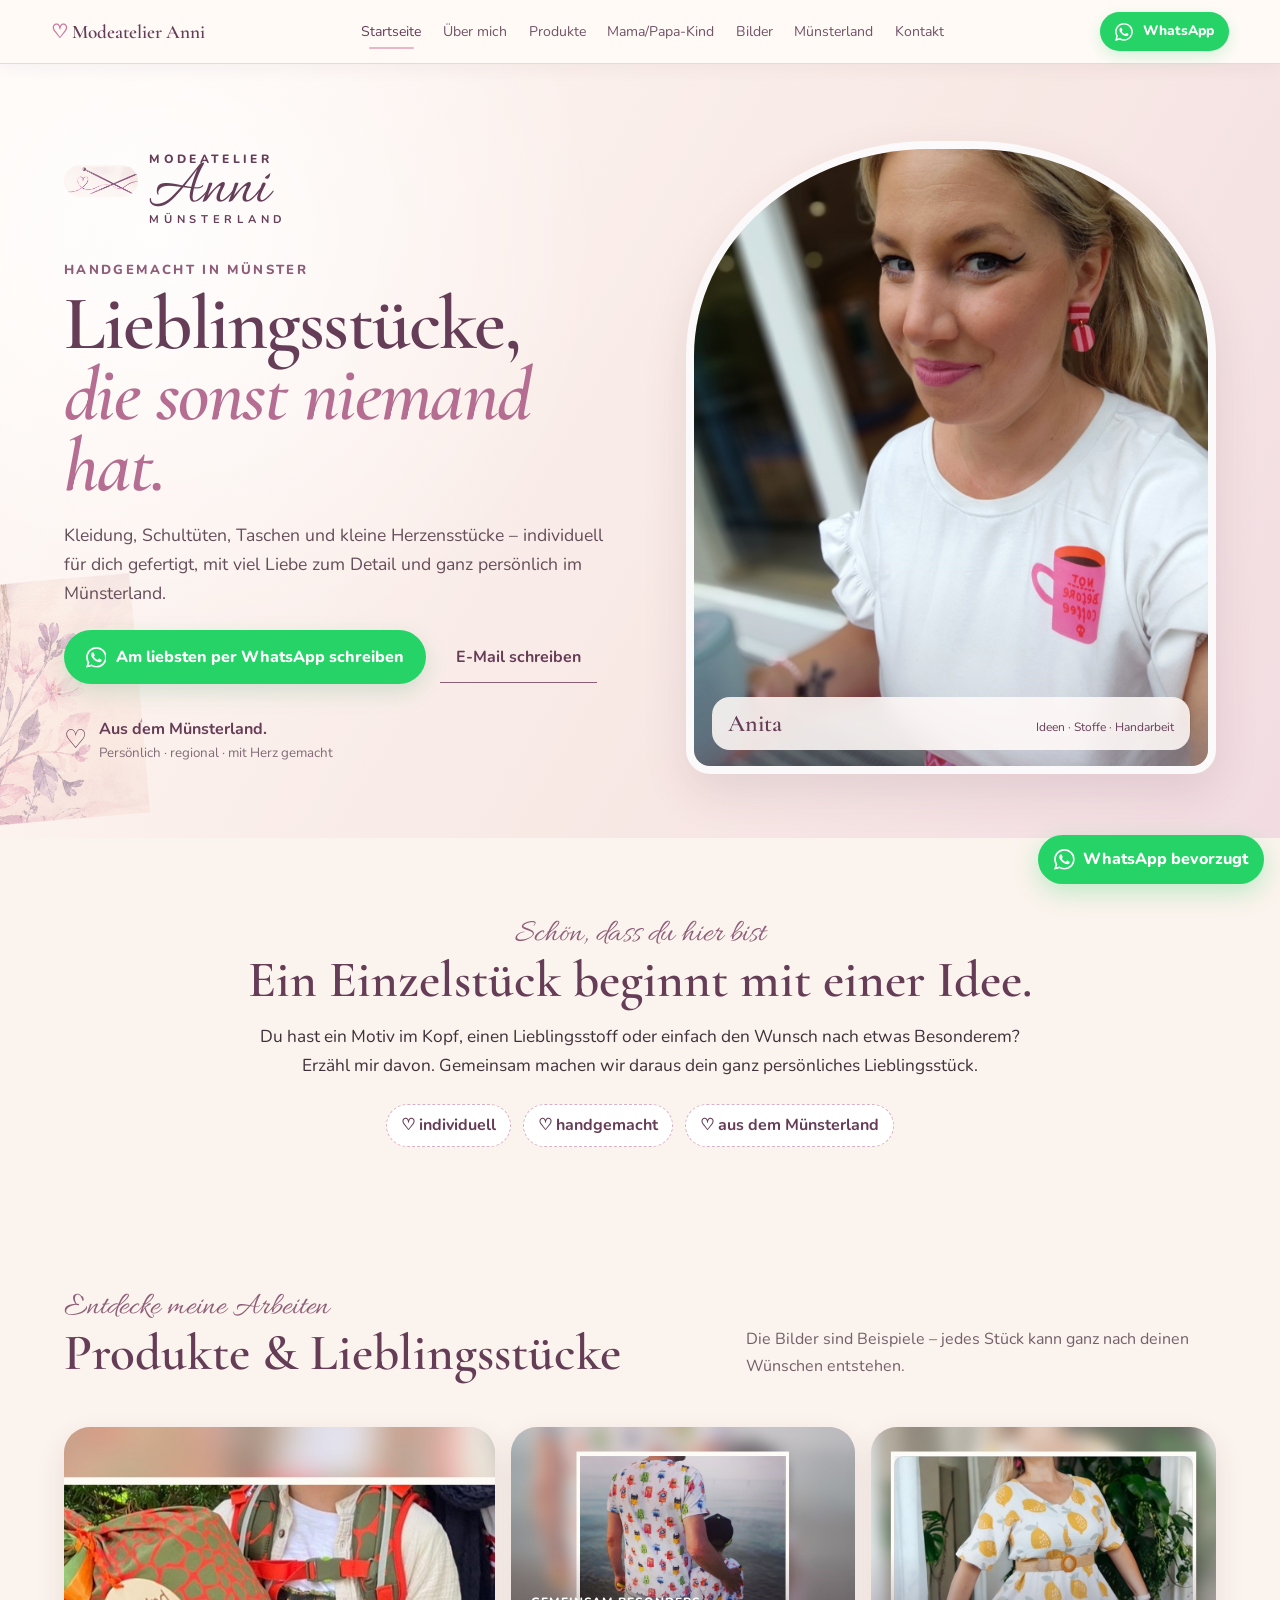
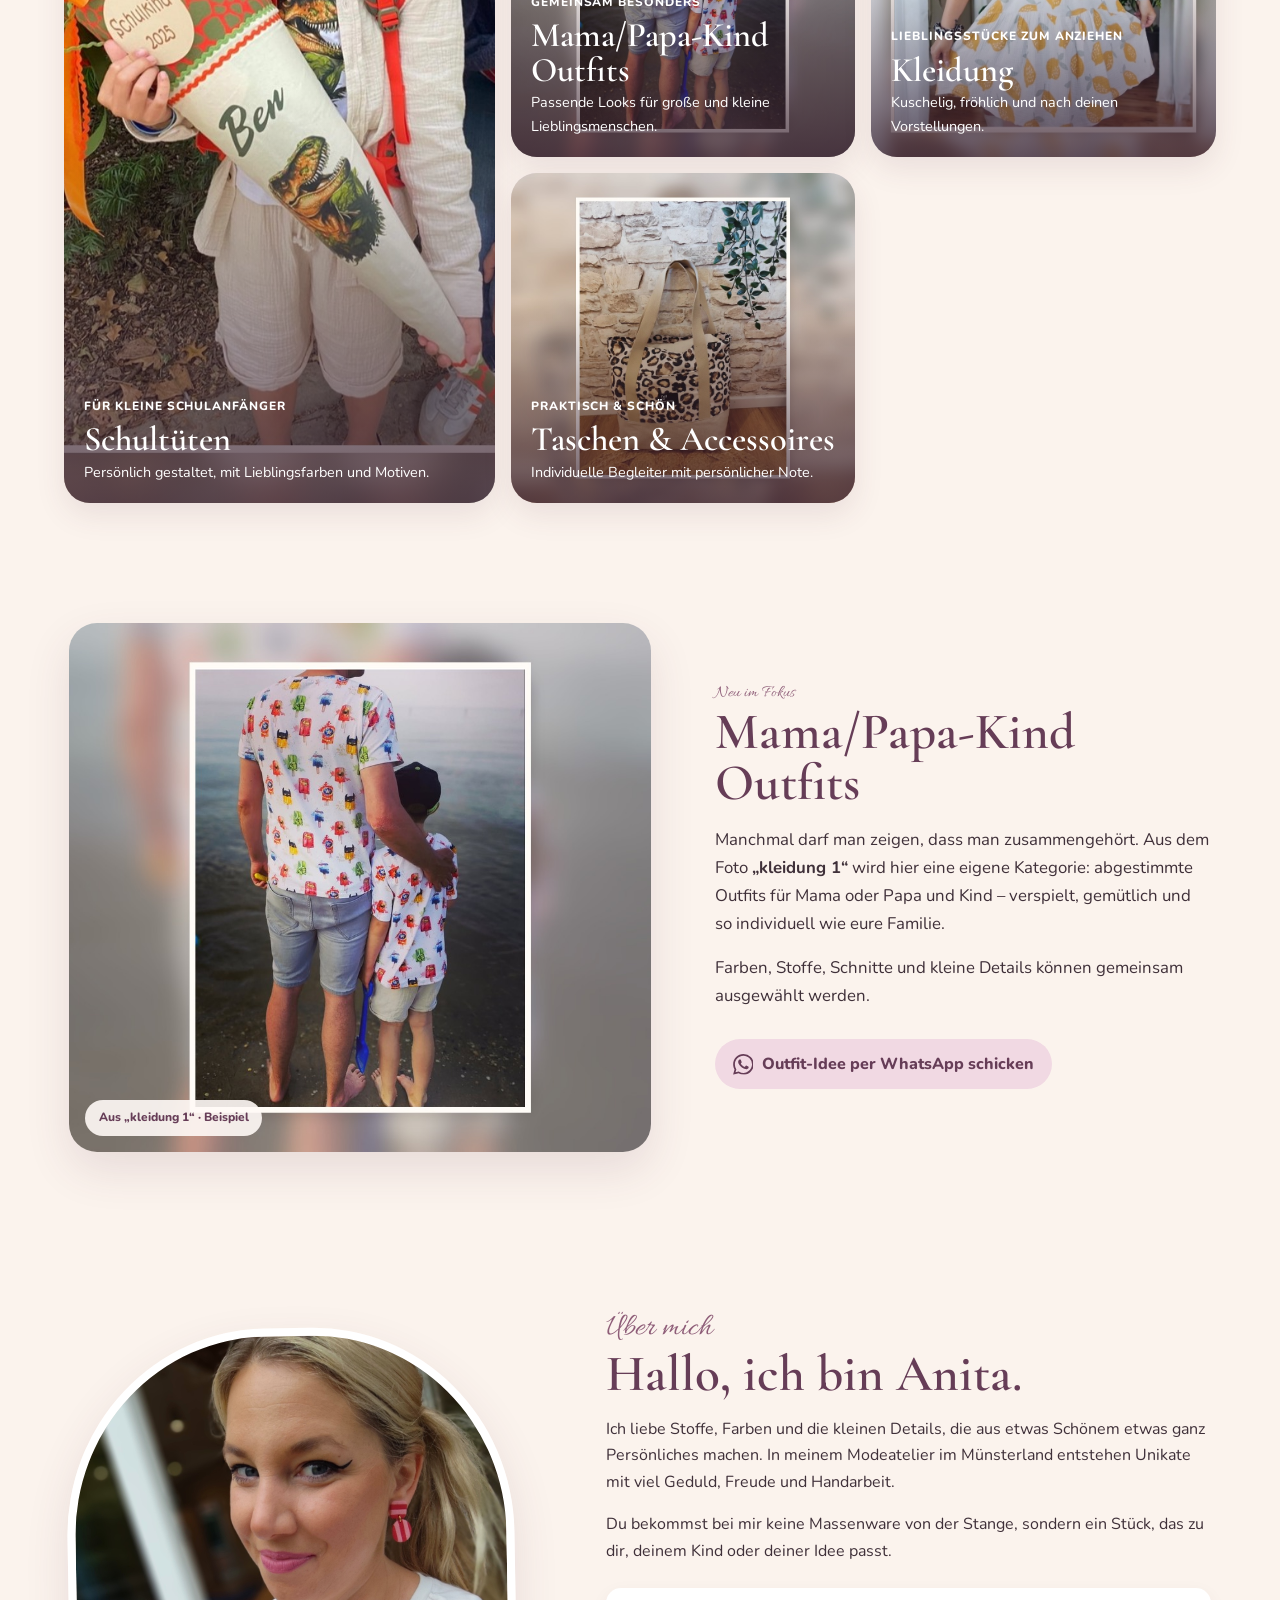
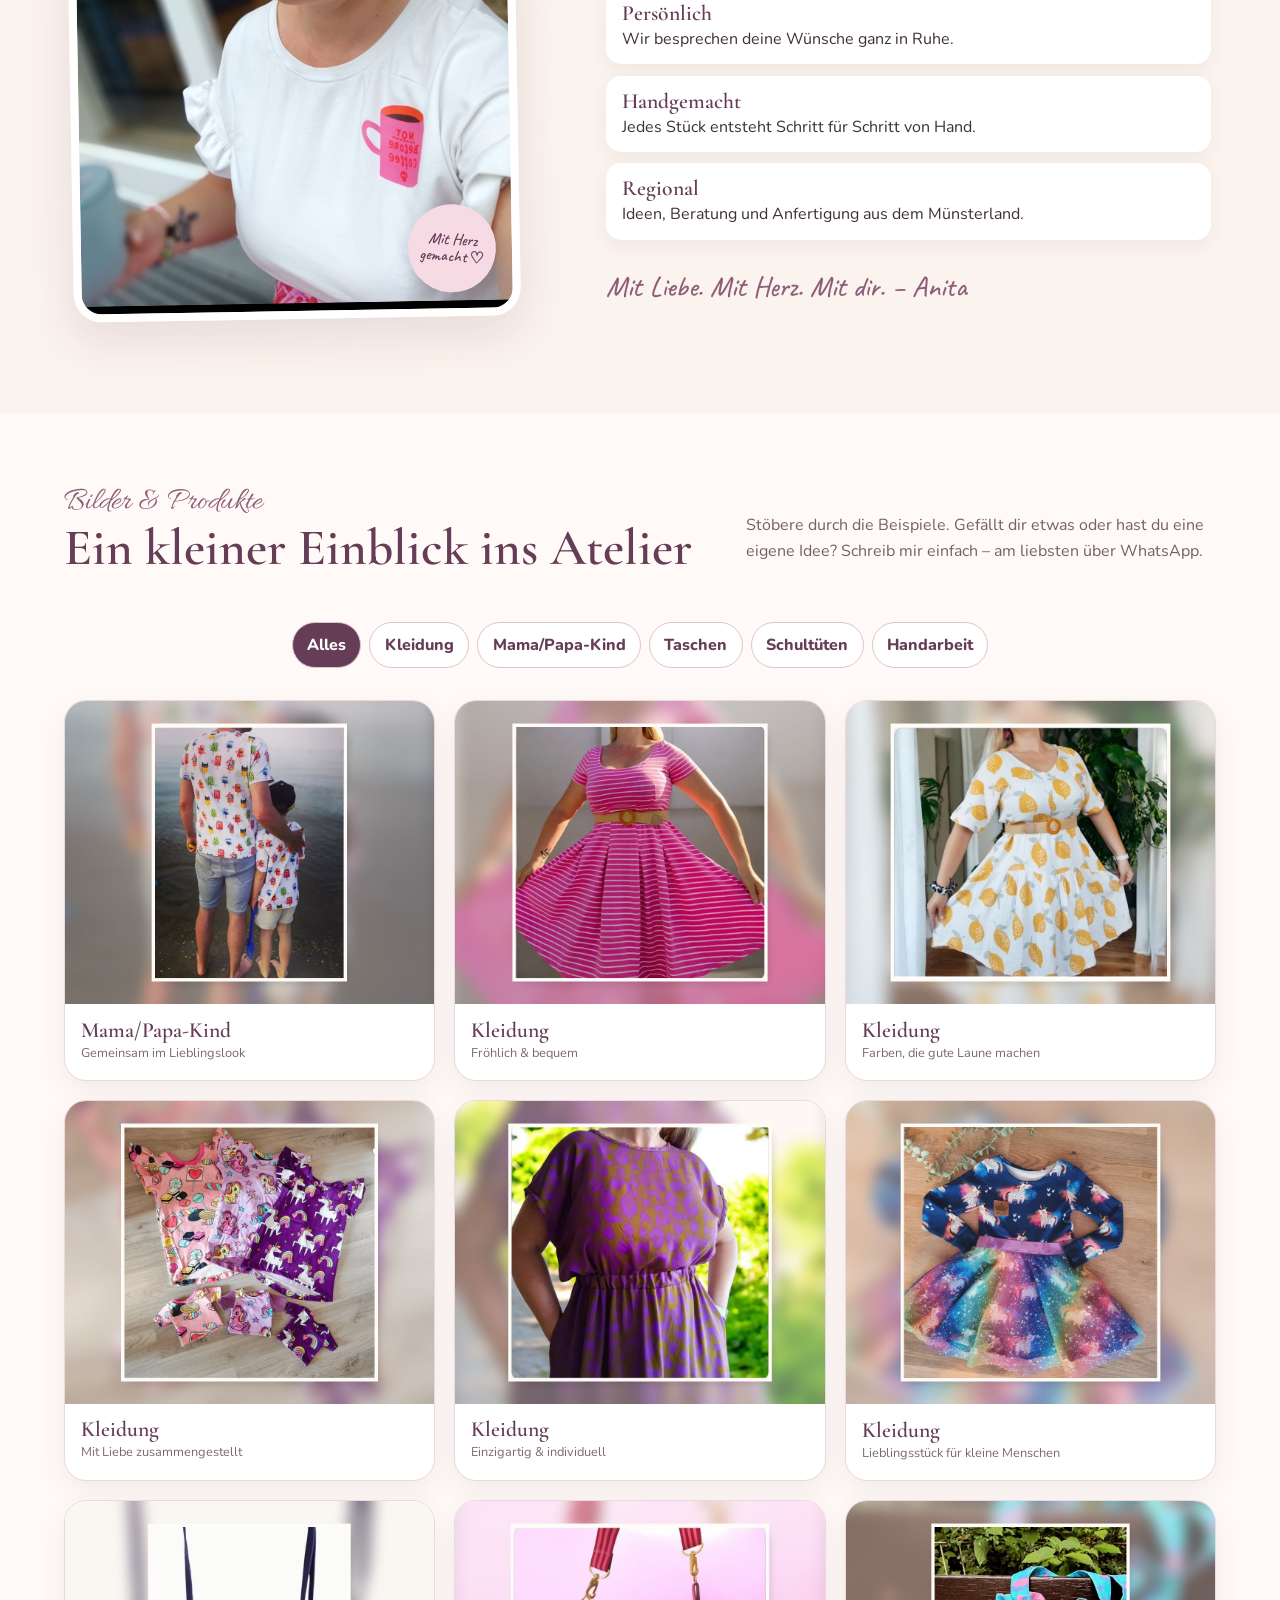
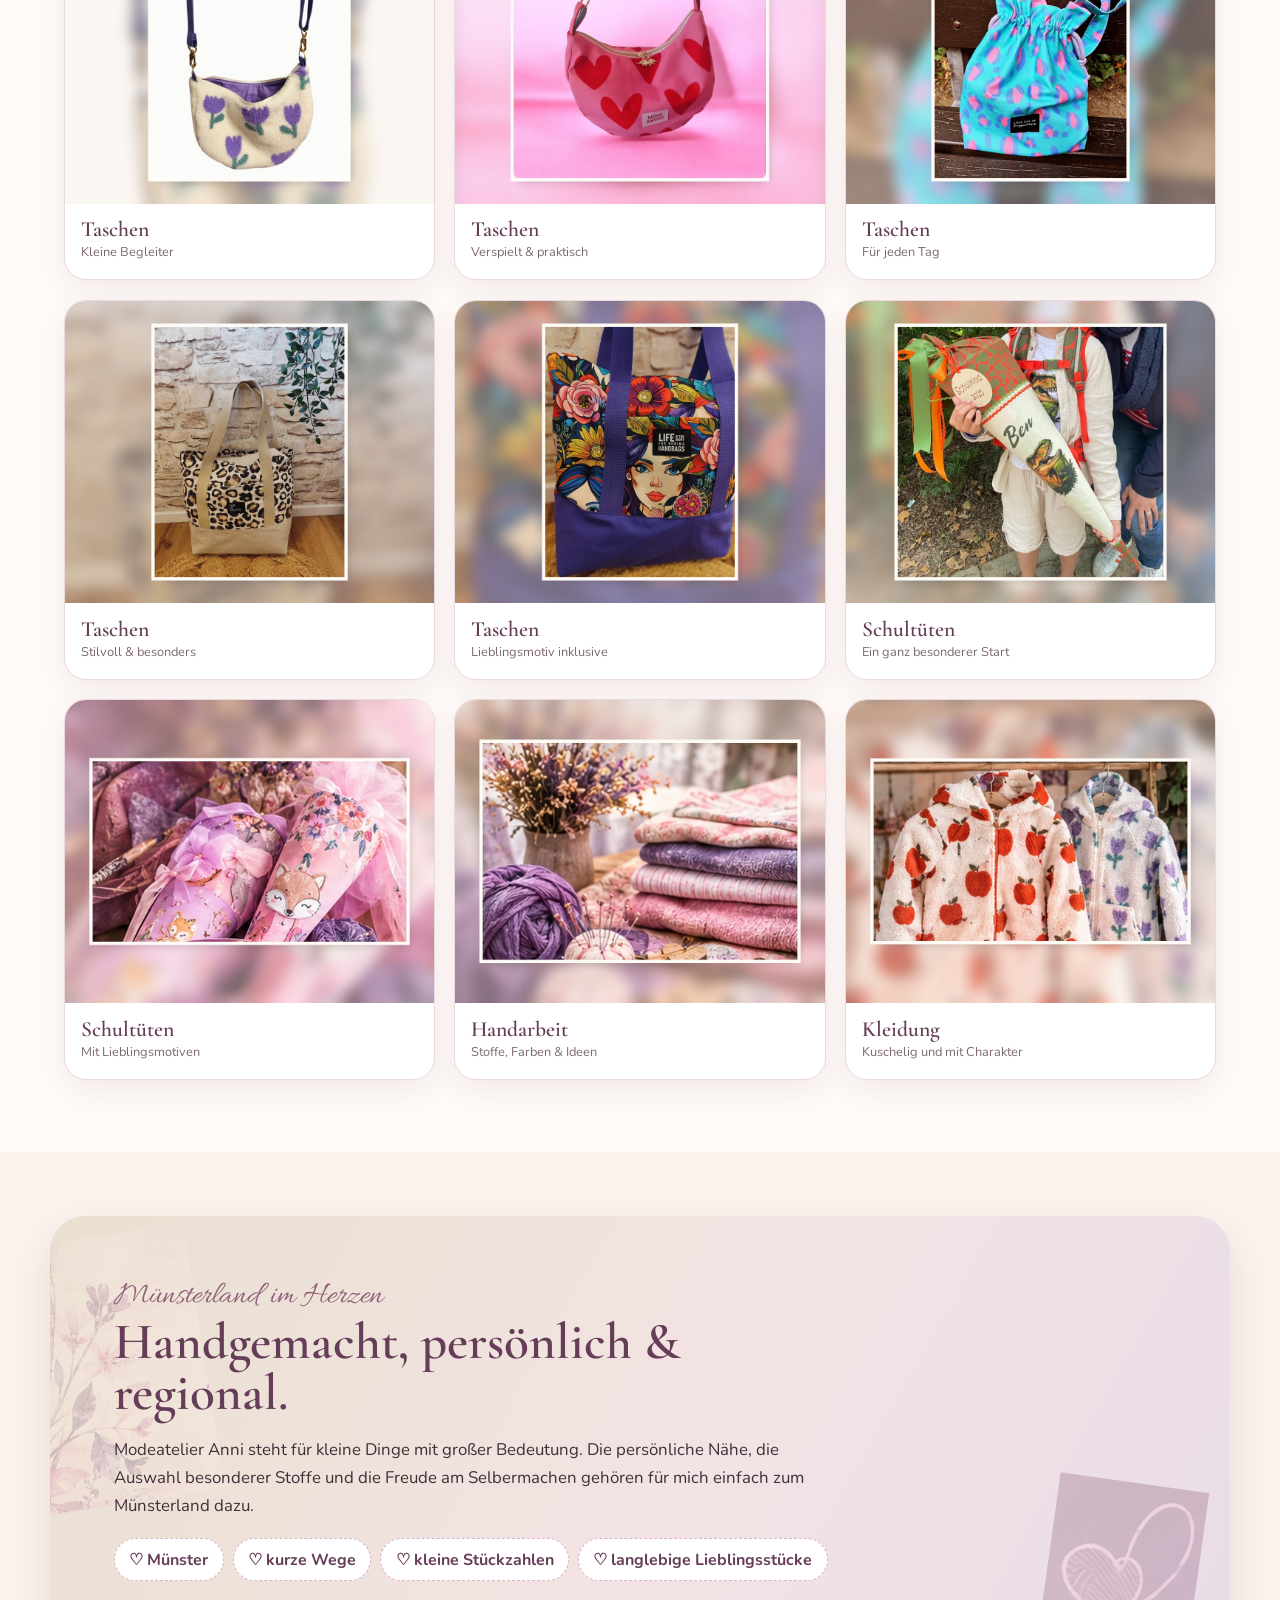
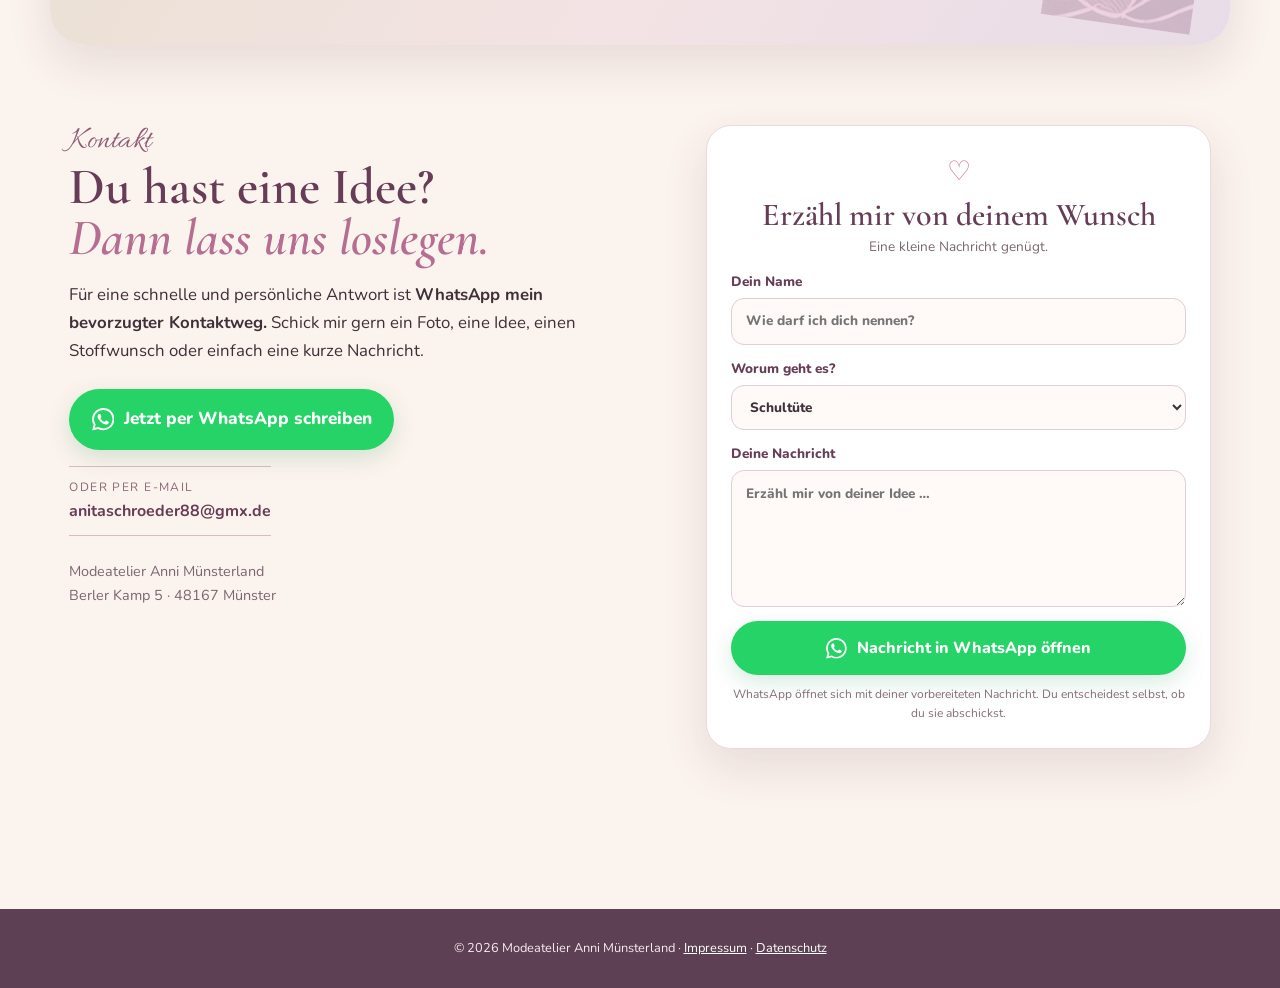
<file: index.html>
<!DOCTYPE html>
<html lang="de">
<head>
<meta charset="UTF-8">
<meta name="viewport" content="width=device-width, initial-scale=1">
<title>Modeatelier Anni Münsterland | Handgemachte Unikate aus Münster</title>
<meta name="description" content="Modeatelier Anni Münsterland: handgemachte Kleidung, Mama/Papa-Kind Outfits, Schultüten, Taschen und liebevolle Einzelstücke aus Münster. Individuell nach deinen Wünschen gefertigt.">
<meta name="theme-color" content="#f6e5dc">
<link rel="icon" href="images/favicon.svg" type="image/svg+xml">
<link rel="preconnect" href="https://fonts.googleapis.com"><link rel="preconnect" href="https://fonts.gstatic.com" crossorigin>
<link href="https://fonts.googleapis.com/css2?family=Allura&family=Caveat:wght@400;500;600&family=Cormorant+Garamond:wght@500;600;700&family=Nunito:wght@400;600;700;800&display=swap" rel="stylesheet">
<link rel="stylesheet" href="styles.css">
</head>
<body>
<svg width="0" height="0" style="position:absolute" aria-hidden="true"><symbol id="i-wa" viewBox="0 0 24 24"><path d="M17.47 14.38c-.3-.15-1.76-.87-2.03-.97-.27-.1-.47-.15-.67.15-.2.3-.77.97-.94 1.16-.17.2-.35.22-.64.08-.3-.15-1.26-.46-2.4-1.48-.88-.79-1.48-1.76-1.65-2.06-.17-.3-.02-.46.13-.6.13-.13.3-.35.45-.52.15-.17.2-.3.3-.5.1-.2.05-.37-.03-.52-.07-.15-.67-1.61-.92-2.21-.24-.58-.49-.5-.67-.51h-.57c-.2 0-.52.07-.8.37-.27.3-1.04 1.02-1.04 2.48s1.07 2.88 1.21 3.07c.15.2 2.1 3.2 5.08 4.49.7.3 1.26.49 1.7.63.72.23 1.36.2 1.87.12.57-.08 1.76-.72 2-1.41.25-.7.25-1.29.17-1.41-.07-.13-.27-.2-.57-.35M12.05 21.8a9.87 9.87 0 0 1-5.03-1.38l-.36-.21-3.74.98 1-3.65-.24-.37a9.86 9.86 0 0 1-1.5-5.26c0-5.45 4.43-9.88 9.88-9.88 2.64 0 5.12 1.03 6.99 2.9a9.83 9.83 0 0 1 2.89 6.99c0 5.45-4.44 9.88-9.89 9.88m8.41-18.3A11.8 11.8 0 0 0 12.05 0C5.5 0 .16 5.34.16 11.9c0 2.1.55 4.14 1.59 5.95L.06 24l6.3-1.65a11.9 11.9 0 0 0 5.68 1.45c6.56 0 11.9-5.34 11.9-11.9 0-3.18-1.24-6.17-3.48-8.4Z"/></symbol></svg>

<header class="topbar">
  <a class="mini-brand" href="#start"><span>♡</span> Modeatelier Anni</a>
  <button class="menu-btn" aria-expanded="false" aria-controls="nav">Menü</button>
  <nav id="nav" aria-label="Hauptnavigation">
    <a href="#start" class="active">Startseite</a><a href="#ueber-mich">Über mich</a><a href="#produkte">Produkte</a><a href="#mama-papa-kind">Mama/Papa-Kind</a><a href="#galerie">Bilder</a><a href="#nachhaltigkeit">Münsterland</a><a href="#kontakt">Kontakt</a>
  </nav>
  <a class="top-wa" href="https://wa.me/4917673243945?text=Hallo%20Anita%2C%20ich%20habe%20eine%20Frage%20zum%20Modeatelier%20Anni." target="_blank" rel="noopener"><svg class="ic"><use href="#i-wa"/></svg>WhatsApp</a>
</header>

<main>
<section class="hero" id="start">
  <div class="hero-copy">
    <div class="brand-mark"><img src="images/nadeln.jpg" alt="" aria-hidden="true"><span>MODEATELIER</span><strong>Anni</strong><em>MÜNSTERLAND</em></div>
    <p class="eyebrow">Handgemacht in Münster</p>
    <h1>Lieblingsstücke,<br><span>die sonst niemand hat.</span></h1>
    <p class="lead">Kleidung, Schultüten, Taschen und kleine Herzensstücke – individuell für dich gefertigt, mit viel Liebe zum Detail und ganz persönlich im Münsterland.</p>
    <div class="hero-actions"><a class="wa-btn" href="https://wa.me/4917673243945?text=Hallo%20Anita%2C%20ich%20habe%20eine%20Frage%20zum%20Modeatelier%20Anni." target="_blank" rel="noopener"><svg class="ic"><use href="#i-wa"/></svg>Am liebsten per WhatsApp schreiben</a><a class="mail-link" href="mailto:anitaschroeder88@gmx.de">E-Mail schreiben</a></div>
    <div class="regional"><span>♡</span><div><b>Aus dem Münsterland.</b><small>Persönlich · regional · mit Herz gemacht</small></div></div>
  </div>
  <figure class="hero-photo"><img src="images/hero-anita-premium.jpg" alt="Anita vom Modeatelier Anni in selbstgemachter Kleidung"><figcaption><b>Anita</b><span>Ideen · Stoffe · Handarbeit</span></figcaption></figure>
  <img class="hero-flower" src="images/blumen-links.jpg" alt="" aria-hidden="true">
</section>

<section class="welcome">
  <p class="script">Schön, dass du hier bist</p>
  <h2>Ein Einzelstück beginnt mit einer Idee.</h2>
  <p>Du hast ein Motiv im Kopf, einen Lieblingsstoff oder einfach den Wunsch nach etwas Besonderem? Erzähl mir davon. Gemeinsam machen wir daraus dein ganz persönliches Lieblingsstück.</p>
  <div class="welcome-points"><span>♡ individuell</span><span>♡ handgemacht</span><span>♡ aus dem Münsterland</span></div>
</section>

<section class="categories" id="produkte">
  <div class="section-head"><div><p class="script">Entdecke meine Arbeiten</p><h2>Produkte &amp; Lieblingsstücke</h2></div><p>Die Bilder sind Beispiele – jedes Stück kann ganz nach deinen Wünschen entstehen.</p></div>
  <div class="category-grid">
    <a class="category-card large" href="#galerie"><img src="images/galerie/schultuete.jpg" alt="Handgemachte Schultüte"><div><span>Für kleine Schulanfänger</span><h3>Schultüten</h3><p>Persönlich gestaltet, mit Lieblingsfarben und Motiven.</p></div></a>
    <a class="category-card" href="#mama-papa-kind"><img src="images/galerie/mama-papa-kind.jpg" alt="Mama und Kind im abgestimmten selbstgemachten Outfit"><div><span>Gemeinsam besonders</span><h3>Mama/Papa-Kind Outfits</h3><p>Passende Looks für große und kleine Lieblingsmenschen.</p></div></a>
    <a class="category-card" href="#galerie"><img src="images/galerie/kleidung-03.jpg" alt="Handgemachtes Kleid"><div><span>Lieblingsstücke zum Anziehen</span><h3>Kleidung</h3><p>Kuschelig, fröhlich und nach deinen Vorstellungen.</p></div></a>
    <a class="category-card" href="#galerie"><img src="images/galerie/tasche-04.jpg" alt="Handgemachte Tasche"><div><span>Praktisch &amp; schön</span><h3>Taschen &amp; Accessoires</h3><p>Individuelle Begleiter mit persönlicher Note.</p></div></a>
  </div>
</section>

<section class="feature" id="mama-papa-kind">
  <div class="feature-photo"><img src="images/galerie/mama-papa-kind.jpg" alt="Mama und Kind im abgestimmten Outfit"><span class="photo-note">Aus „kleidung 1“ · Beispiel</span></div>
  <div class="feature-copy"><p class="script">Neu im Fokus</p><h2>Mama/Papa-Kind Outfits</h2><p>Manchmal darf man zeigen, dass man zusammengehört. Aus dem Foto <b>„kleidung 1“</b> wird hier eine eigene Kategorie: abgestimmte Outfits für Mama oder Papa und Kind – verspielt, gemütlich und so individuell wie eure Familie.</p><p>Farben, Stoffe, Schnitte und kleine Details können gemeinsam ausgewählt werden.</p><a class="soft-btn" href="https://wa.me/4917673243945?text=Hallo%20Anita%2C%20ich%20interessiere%20mich%20f%C3%BCr%20ein%20Mama%2FPapa-Kind-Outfit." target="_blank" rel="noopener"><svg class="ic"><use href="#i-wa"/></svg>Outfit-Idee per WhatsApp schicken</a></div>
</section>

<section class="about" id="ueber-mich">
  <figure class="portrait"><img src="images/anita-portrait-premium.jpg" alt="Anita, Inhaberin des Modeateliers Anni" loading="lazy"><span class="portrait-badge">Mit Herz<br>gemacht ♡</span></figure>
  <div class="text"><p class="script">Über mich</p><h2>Hallo, ich bin Anita.</h2><p>Ich liebe Stoffe, Farben und die kleinen Details, die aus etwas Schönem etwas ganz Persönliches machen. In meinem Modeatelier im Münsterland entstehen Unikate mit viel Geduld, Freude und Handarbeit.</p><p>Du bekommst bei mir keine Massenware von der Stange, sondern ein Stück, das zu dir, deinem Kind oder deiner Idee passt.</p><ul class="values"><li><b>Persönlich</b> Wir besprechen deine Wünsche ganz in Ruhe.</li><li><b>Handgemacht</b> Jedes Stück entsteht Schritt für Schritt von Hand.</li><li><b>Regional</b> Ideen, Beratung und Anfertigung aus dem Münsterland.</li></ul><p class="sign">Mit Liebe. Mit Herz. Mit dir. – Anita</p></div>
</section>

<section class="gallery" id="galerie">
  <div class="section-head centered"><div><p class="script">Bilder &amp; Produkte</p><h2>Ein kleiner Einblick ins Atelier</h2></div><p>Stöbere durch die Beispiele. Gefällt dir etwas oder hast du eine eigene Idee? Schreib mir einfach – am liebsten über WhatsApp.</p></div>
  <div class="filter" role="tablist" aria-label="Produktkategorien"><button class="filter-btn active" data-filter="all">Alles</button><button class="filter-btn" data-filter="kleidung">Kleidung</button><button class="filter-btn" data-filter="familie">Mama/Papa-Kind</button><button class="filter-btn" data-filter="taschen">Taschen</button><button class="filter-btn" data-filter="schultueten">Schultüten</button><button class="filter-btn" data-filter="handarbeit">Handarbeit</button></div>
  <div class="gallery-grid">
    <figure class="gallery-item" data-cat="familie"><img src="images/galerie/mama-papa-kind.jpg" alt="Mama und Kind Outfit"><figcaption><b>Mama/Papa-Kind</b><span>Gemeinsam im Lieblingslook</span></figcaption></figure>
    <figure class="gallery-item" data-cat="kleidung"><img src="images/galerie/kleidung-02.jpg" alt="Pinkes Kleid"><figcaption><b>Kleidung</b><span>Fröhlich &amp; bequem</span></figcaption></figure>
    <figure class="gallery-item" data-cat="kleidung"><img src="images/galerie/kleidung-03.jpg" alt="Gelbes Kleid mit Zitronenmuster"><figcaption><b>Kleidung</b><span>Farben, die gute Laune machen</span></figcaption></figure>
    <figure class="gallery-item" data-cat="kleidung"><img src="images/galerie/kleidung-04.jpg" alt="Bunte selbstgemachte Kleidungsstücke"><figcaption><b>Kleidung</b><span>Mit Liebe zusammengestellt</span></figcaption></figure>
    <figure class="gallery-item" data-cat="kleidung"><img src="images/galerie/kleidung-05.jpg" alt="Gemustertes Kleid"><figcaption><b>Kleidung</b><span>Einzigartig &amp; individuell</span></figcaption></figure>
    <figure class="gallery-item" data-cat="kleidung"><img src="images/galerie/kleidung-06.jpg" alt="Buntes Kinderkleid"><figcaption><b>Kleidung</b><span>Lieblingsstück für kleine Menschen</span></figcaption></figure>
    <figure class="gallery-item" data-cat="taschen"><img src="images/galerie/tasche-01.jpg" alt="Handgemachte Tasche mit Blumen"><figcaption><b>Taschen</b><span>Kleine Begleiter</span></figcaption></figure>
    <figure class="gallery-item" data-cat="taschen"><img src="images/galerie/tasche-02.jpg" alt="Rote Herztasche"><figcaption><b>Taschen</b><span>Verspielt &amp; praktisch</span></figcaption></figure>
    <figure class="gallery-item" data-cat="taschen"><img src="images/galerie/tasche-03.jpg" alt="Bunte Stofftasche"><figcaption><b>Taschen</b><span>Für jeden Tag</span></figcaption></figure>
    <figure class="gallery-item" data-cat="taschen"><img src="images/galerie/tasche-04.jpg" alt="Leoparden-Tasche"><figcaption><b>Taschen</b><span>Stilvoll &amp; besonders</span></figcaption></figure>
    <figure class="gallery-item" data-cat="taschen"><img src="images/galerie/tasche-05.jpg" alt="Bunte Motivtasche"><figcaption><b>Taschen</b><span>Lieblingsmotiv inklusive</span></figcaption></figure>
    <figure class="gallery-item" data-cat="schultueten"><img src="images/galerie/schultuete.jpg" alt="Handgemachte Schultüte"><figcaption><b>Schultüten</b><span>Ein ganz besonderer Start</span></figcaption></figure>
    <figure class="gallery-item" data-cat="schultueten"><img src="images/galerie/schultueten-inspiration.jpg" alt="Schultüten in Rosa und Flieder"><figcaption><b>Schultüten</b><span>Mit Lieblingsmotiven</span></figcaption></figure>
    <figure class="gallery-item" data-cat="handarbeit"><img src="images/galerie/handarbeit-inspiration.jpg" alt="Stoffe und Wolle"><figcaption><b>Handarbeit</b><span>Stoffe, Farben &amp; Ideen</span></figcaption></figure>
    <figure class="gallery-item" data-cat="kleidung"><img src="images/galerie/kleidung-inspiration.jpg" alt="Handgemachte Jacken"><figcaption><b>Kleidung</b><span>Kuschelig und mit Charakter</span></figcaption></figure>
  </div>
</section>

<section class="regional-section" id="nachhaltigkeit">
  <img src="images/blumen-links.jpg" alt="" aria-hidden="true" class="regional-deco">
  <div><p class="script">Münsterland im Herzen</p><h2>Handgemacht, persönlich &amp; regional.</h2><p>Modeatelier Anni steht für kleine Dinge mit großer Bedeutung. Die persönliche Nähe, die Auswahl besonderer Stoffe und die Freude am Selbermachen gehören für mich einfach zum Münsterland dazu.</p><div class="regional-tags"><span>♡ Münster</span><span>♡ kurze Wege</span><span>♡ kleine Stückzahlen</span><span>♡ langlebige Lieblingsstücke</span></div></div>
  <img src="images/herz-garn.png" alt="Garnherz" class="yarn-deco">
</section>

<section class="contact" id="kontakt">
  <div class="contact-copy"><p class="script">Kontakt</p><h2>Du hast eine Idee?<br><span>Dann lass uns loslegen.</span></h2><p>Für eine schnelle und persönliche Antwort ist <b>WhatsApp mein bevorzugter Kontaktweg.</b> Schick mir gern ein Foto, eine Idee, einen Stoffwunsch oder einfach eine kurze Nachricht.</p><a class="wa-btn big" href="https://wa.me/4917673243945?text=Hallo%20Anita%2C%20ich%20habe%20eine%20Frage%20zum%20Modeatelier%20Anni." target="_blank" rel="noopener"><svg class="ic"><use href="#i-wa"/></svg>Jetzt per WhatsApp schreiben</a><a class="email-card" href="mailto:anitaschroeder88@gmx.de"><span>Oder per E-Mail</span><b>anitaschroeder88@gmx.de</b></a><p class="address">Modeatelier Anni Münsterland<br>Berler Kamp 5 · 48167 Münster</p></div>
  <form id="wa-form" novalidate><div class="form-head"><span>♡</span><h3>Erzähl mir von deinem Wunsch</h3><p>Eine kleine Nachricht genügt.</p></div><label>Dein Name<input name="name" autocomplete="name" placeholder="Wie darf ich dich nennen?"></label><label>Worum geht es?<select name="thema"><option>Schultüte</option><option>Mama/Papa-Kind Outfit</option><option>Kleidung</option><option>Tasche / Accessoire</option><option>Handarbeit</option><option>Etwas anderes</option></select></label><label>Deine Nachricht<textarea name="msg" rows="5" placeholder="Erzähl mir von deiner Idee …"></textarea></label><button class="wa-btn" type="submit"><svg class="ic"><use href="#i-wa"/></svg>Nachricht in WhatsApp öffnen</button><p class="hint">WhatsApp öffnet sich mit deiner vorbereiteten Nachricht. Du entscheidest selbst, ob du sie abschickst.</p></form>
</section>
</main>
<footer class="legal-foot"><p>© <span id="year">2026</span> Modeatelier Anni Münsterland · <a href="impressum.html">Impressum</a> · <a href="datenschutz.html">Datenschutz</a></p></footer>
<a class="wa-float" href="https://wa.me/4917673243945?text=Hallo%20Anita%2C%20ich%20habe%20eine%20Frage%20zum%20Modeatelier%20Anni." target="_blank" rel="noopener" aria-label="Per WhatsApp schreiben"><svg class="ic"><use href="#i-wa"/></svg><span>WhatsApp bevorzugt</span></a>
<script src="script.js"></script>
</body>
</html>
</file>
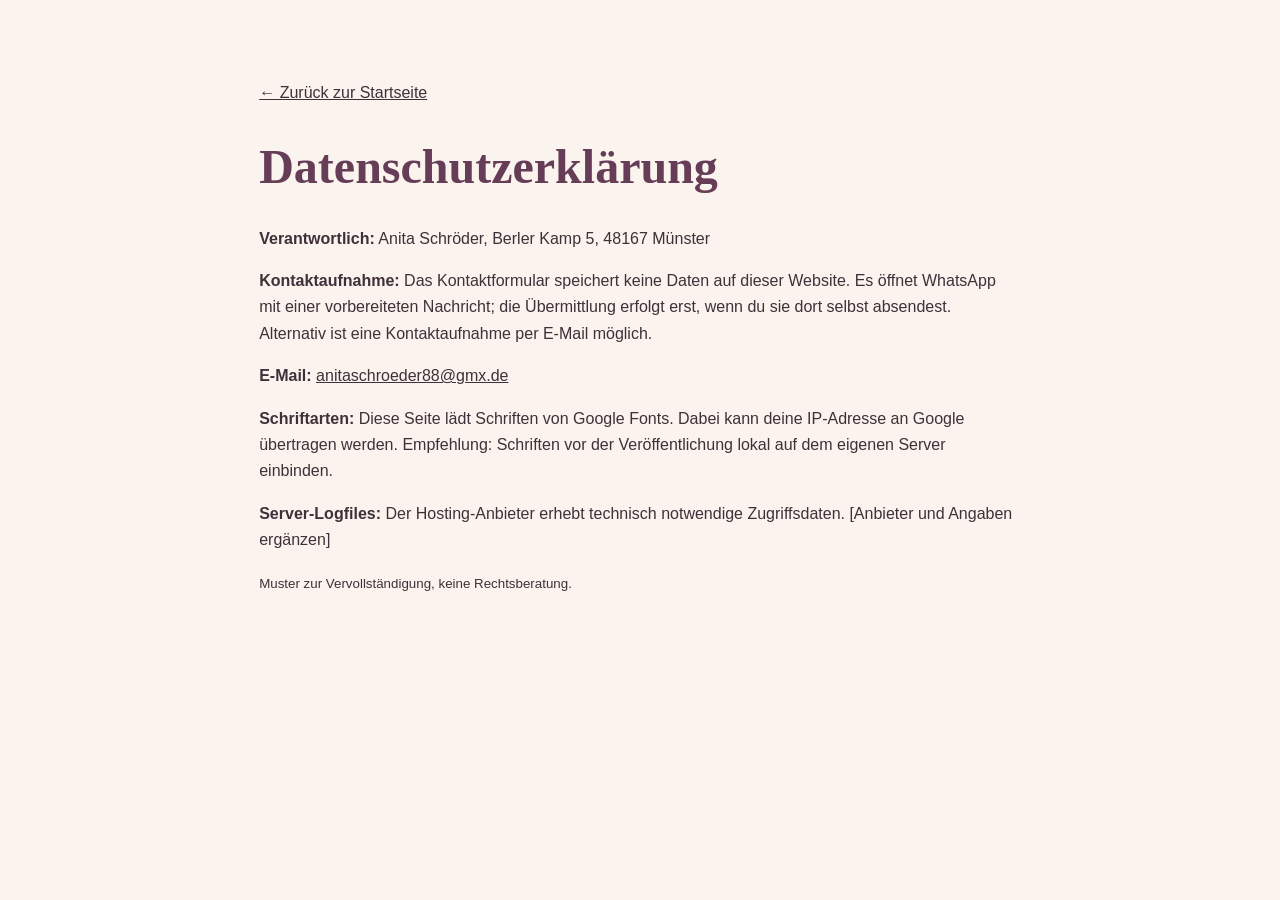
<file: datenschutz.html>
<!DOCTYPE html><html lang="de"><head><meta charset="UTF-8"><meta name="viewport" content="width=device-width, initial-scale=1"><title>Datenschutz | Modeatelier Anni Münsterland</title><link rel="stylesheet" href="styles.css"></head><body><main class="legal"><p><a href="index.html">← Zurück zur Startseite</a></p><h1>Datenschutzerklärung</h1><p><b>Verantwortlich:</b> Anita Schröder, Berler Kamp 5, 48167 Münster</p><p><b>Kontaktaufnahme:</b> Das Kontaktformular speichert keine Daten auf dieser Website. Es öffnet WhatsApp mit einer vorbereiteten Nachricht; die Übermittlung erfolgt erst, wenn du sie dort selbst absendest. Alternativ ist eine Kontaktaufnahme per E-Mail möglich.</p><p><b>E-Mail:</b> <a href="mailto:anitaschroeder88@gmx.de">anitaschroeder88@gmx.de</a></p><p><b>Schriftarten:</b> Diese Seite lädt Schriften von Google Fonts. Dabei kann deine IP-Adresse an Google übertragen werden. Empfehlung: Schriften vor der Veröffentlichung lokal auf dem eigenen Server einbinden.</p><p><b>Server-Logfiles:</b> Der Hosting-Anbieter erhebt technisch notwendige Zugriffsdaten. [Anbieter und Angaben ergänzen]</p><p><small>Muster zur Vervollständigung, keine Rechtsberatung.</small></p></main></body></html>
</file>
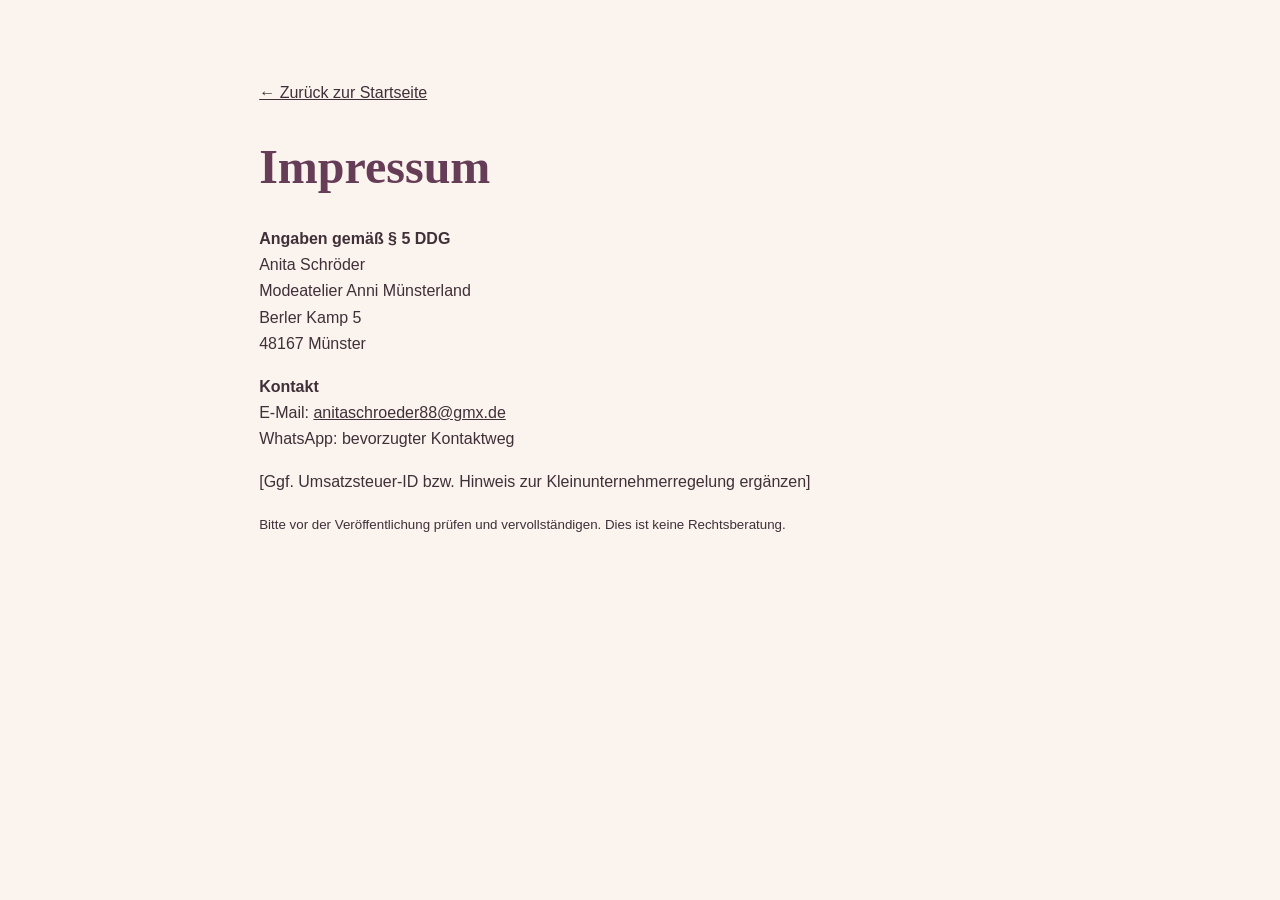
<file: impressum.html>
<!DOCTYPE html><html lang="de"><head><meta charset="UTF-8"><meta name="viewport" content="width=device-width, initial-scale=1"><title>Impressum | Modeatelier Anni Münsterland</title><link rel="stylesheet" href="styles.css"></head><body><main class="legal"><p><a href="index.html">← Zurück zur Startseite</a></p><h1>Impressum</h1><p><b>Angaben gemäß § 5 DDG</b><br>Anita Schröder<br>Modeatelier Anni Münsterland<br>Berler Kamp 5<br>48167 Münster</p><p><b>Kontakt</b><br>E-Mail: <a href="mailto:anitaschroeder88@gmx.de">anitaschroeder88@gmx.de</a><br>WhatsApp: bevorzugter Kontaktweg</p><p>[Ggf. Umsatzsteuer-ID bzw. Hinweis zur Kleinunternehmerregelung ergänzen]</p><p><small>Bitte vor der Veröffentlichung prüfen und vervollständigen. Dies ist keine Rechtsberatung.</small></p></main></body></html>
</file>
<file: styles.css>
:root{--cream:#fbf3ed;--paper:#fffaf7;--rose:#e8b6c7;--rose2:#f3d6df;--plum:#663d57;--plum2:#8e5d78;--ink:#3f3039;--green:#6d856c;--shadow:0 18px 45px rgba(91,52,72,.12)}
*{box-sizing:border-box}html{scroll-behavior:smooth}body{margin:0;color:var(--ink);font-family:Nunito,Arial,sans-serif;background:var(--cream);line-height:1.65}img{display:block;max-width:100%}a{color:inherit}button,input,select,textarea{font:inherit}.ic{width:1.3em;height:1.3em;fill:currentColor;flex:none}.script{font:500 2rem/1 Allura,Caveat,cursive;color:var(--plum2);margin:0 0 .3rem}.topbar{position:sticky;top:0;z-index:50;display:flex;align-items:center;gap:1.2rem;padding:.75rem clamp(1rem,4vw,4rem);background:rgba(255,250,247,.94);backdrop-filter:blur(12px);border-bottom:1px solid #ead6dd;box-shadow:0 4px 18px rgba(85,49,70,.05)}.mini-brand{font:600 1.2rem Cormorant Garamond,serif;text-decoration:none;color:var(--plum);white-space:nowrap}.mini-brand span{color:#cf779c}.topbar nav{display:flex;gap:1.05rem;margin:auto;align-items:center}.topbar nav a{font-size:.88rem;text-decoration:none;color:#725367;padding:.35rem .15rem;position:relative}.topbar nav a.active,.topbar nav a:hover{color:var(--plum)}.topbar nav a.active:after{content:"";position:absolute;left:15%;right:15%;bottom:0;height:2px;background:var(--rose);border-radius:2px}.top-wa,.wa-btn{display:inline-flex;align-items:center;justify-content:center;gap:.6rem;text-decoration:none;font-weight:800;border-radius:999px}.top-wa{background:#25d366;color:#fff;padding:.52rem .95rem;font-size:.86rem;box-shadow:0 5px 15px rgba(37,211,102,.2)}.menu-btn{display:none;border:0;background:#f4e1e6;color:var(--plum);padding:.5rem .8rem;border-radius:999px}
.hero{min-height:690px;position:relative;display:grid;grid-template-columns:minmax(0,1fr) minmax(420px,.95fr);align-items:center;gap:clamp(2rem,5vw,6rem);max-width:1280px;margin:auto;padding:4.8rem clamp(1.2rem,5vw,5rem) 4rem;overflow:hidden}.hero:before{content:"";position:absolute;inset:0;background:radial-gradient(circle at 12% 22%,rgba(255,255,255,.85),transparent 35%),linear-gradient(120deg,#fff9f5,#f8e9e5 58%,#f2dce2);z-index:-2}.hero-copy{position:relative;z-index:2}.brand-mark{display:grid;grid-template-columns:auto 1fr;column-gap:.7rem;align-items:center;width:max-content;color:var(--plum)}.brand-mark img{width:74px;height:32px;object-fit:cover;border-radius:20px;opacity:.75;grid-row:span 2}.brand-mark span{font-size:.75rem;letter-spacing:.28em;font-weight:800}.brand-mark strong{font:500 4rem/.65 Allura,cursive}.brand-mark em{grid-column:2;font:700 .7rem Nunito,sans-serif;letter-spacing:.42em;font-style:normal}.eyebrow{margin:2.1rem 0 .35rem;color:var(--plum2);font-size:.82rem;letter-spacing:.18em;text-transform:uppercase;font-weight:800}.hero h1{font:600 clamp(3.2rem,6vw,5.7rem)/.93 Cormorant Garamond,serif;color:var(--plum);margin:.3rem 0 1.2rem;letter-spacing:-.02em}.hero h1 span{font-style:italic;color:#b56e91}.lead{max-width:650px;font-size:1.1rem;color:#654e5b}.hero-actions{display:flex;flex-wrap:wrap;align-items:center;gap:.9rem;margin-top:1.4rem}.wa-btn{background:#25d366;color:white;padding:.86rem 1.35rem;box-shadow:0 8px 22px rgba(37,150,90,.18);transition:.2s}.wa-btn:hover{transform:translateY(-2px);box-shadow:0 11px 25px rgba(37,150,90,.25)}.mail-link{padding:.72rem 1rem;border-bottom:1px solid var(--plum2);text-decoration:none;color:var(--plum);font-weight:700}.regional{display:flex;gap:.75rem;align-items:center;margin-top:2rem;color:var(--plum)}.regional>span{font-size:1.6rem}.regional small{display:block;color:#806b77}.hero-photo{position:relative;margin:0;justify-self:end;width:min(100%,560px);border-radius:46% 46% 24px 24px/34% 34% 24px 24px;overflow:hidden;border:8px solid rgba(255,255,255,.82);box-shadow:var(--shadow);background:#eadfe0}.hero-photo img{width:100%;aspect-ratio:4/4.8;object-fit:cover;object-position:center 34%;filter:saturate(.98) contrast(1.02)}.hero-photo:after{content:"";position:absolute;inset:0;background:linear-gradient(180deg,transparent 65%,rgba(65,40,52,.18));pointer-events:none}.hero-photo figcaption{position:absolute;left:1.1rem;right:1.1rem;bottom:1rem;z-index:2;padding:.75rem 1rem;border-radius:18px;background:rgba(255,250,247,.88);backdrop-filter:blur(8px);display:flex;justify-content:space-between;align-items:end;color:var(--plum)}.hero-photo figcaption b{font:600 1.5rem Cormorant Garamond,serif}.hero-photo figcaption span{font-size:.75rem}.hero-flower{position:absolute;width:170px;left:-30px;bottom:18px;opacity:.45;mix-blend-mode:multiply;transform:rotate(-5deg)}
.welcome{max-width:850px;margin:0 auto;text-align:center;padding:5rem 1.2rem 4.5rem}.welcome h2,.section-head h2,.about h2,.feature h2,.regional-section h2,.contact h2{font:600 clamp(2.2rem,4vw,3.5rem)/1 Cormorant Garamond,serif;color:var(--plum);margin:.2rem 0 1rem}.welcome p:not(.script){font-size:1.08rem}.welcome-points{display:flex;justify-content:center;flex-wrap:wrap;gap:.7rem;margin-top:1.5rem}.welcome-points span,.regional-tags span{background:#fff;border:1px dashed #dbafc2;border-radius:999px;padding:.45rem .9rem;color:var(--plum);font-weight:700}
.categories,.gallery{padding:4.5rem clamp(1rem,5vw,5rem);max-width:1320px;margin:auto}.section-head{display:flex;align-items:end;justify-content:space-between;gap:2rem;margin-bottom:2rem}.section-head>p{max-width:470px;color:#755f6b}.category-grid{display:grid;grid-template-columns:1.25fr 1fr 1fr;grid-template-rows:repeat(2,1fr);gap:1rem}.category-card{position:relative;min-height:330px;overflow:hidden;border-radius:26px;background:#eadde0;text-decoration:none;box-shadow:0 12px 30px rgba(91,52,72,.1)}.category-card.large{grid-row:span 2}.category-card img{width:100%;height:100%;object-fit:cover;transition:transform .6s}.category-card:after{content:"";position:absolute;inset:0;background:linear-gradient(180deg,transparent 38%,rgba(54,30,45,.74))}.category-card:hover img{transform:scale(1.045)}.category-card div{position:absolute;left:1.25rem;right:1.25rem;bottom:1.15rem;z-index:2;color:#fff}.category-card span{font-size:.75rem;letter-spacing:.08em;text-transform:uppercase;font-weight:800}.category-card h3{font:600 2.15rem/1 Cormorant Garamond,serif;margin:.25rem 0}.category-card p{margin:0;font-size:.9rem;max-width:440px}
.feature{max-width:1180px;margin:3rem auto 5rem;padding:0 1.2rem;display:grid;grid-template-columns:1.08fr .92fr;gap:clamp(2rem,5vw,5rem);align-items:center}.feature-photo{position:relative;border-radius:28px;overflow:hidden;box-shadow:var(--shadow)}.feature-photo img{width:100%;aspect-ratio:1.1/1;object-fit:cover}.photo-note{position:absolute;bottom:1rem;left:1rem;background:rgba(255,250,247,.9);padding:.5rem .85rem;border-radius:999px;font-size:.75rem;color:var(--plum);font-weight:800}.feature-copy p{font-size:1.05rem}.soft-btn{display:inline-flex;align-items:center;gap:.55rem;margin-top:.8rem;padding:.75rem 1.1rem;border-radius:999px;background:#f1d9e3;color:var(--plum);text-decoration:none;font-weight:800}
.about{max-width:1180px;margin:0 auto;padding:5rem 1.2rem;display:grid;grid-template-columns:.85fr 1.15fr;gap:clamp(2rem,7vw,6rem);align-items:center}.portrait{position:relative;margin:0;max-width:460px;justify-self:center;border:8px solid #fff;border-radius:45% 45% 28px 28px/35% 35% 28px 28px;box-shadow:var(--shadow);overflow:hidden;transform:rotate(-1deg)}.portrait img{width:100%;aspect-ratio:3/4;object-fit:cover;object-position:center 34%}.portrait-badge{position:absolute;right:1rem;bottom:1rem;background:#f6dbe5;color:var(--plum);border-radius:50%;width:88px;height:88px;display:grid;place-items:center;text-align:center;font:600 1rem/1.05 Caveat,cursive;transform:rotate(5deg);box-shadow:0 5px 14px rgba(90,45,68,.12)}.values{list-style:none;padding:0;margin:1.5rem 0;display:grid;gap:.7rem}.values li{background:#fff;border-radius:15px;padding:.75rem 1rem;box-shadow:0 6px 18px rgba(91,52,72,.06)}.values b{display:block;color:var(--plum);font:600 1.35rem Cormorant Garamond,serif}.sign{font:500 1.8rem Caveat,cursive;color:var(--plum2)}
.gallery{background:var(--paper);max-width:none}.gallery>.section-head{max-width:1180px;margin-left:auto;margin-right:auto}.centered{align-items:center}.filter{display:flex;gap:.5rem;justify-content:center;flex-wrap:wrap;margin:1.5rem auto 2rem;max-width:1180px}.filter-btn{border:1px solid #dfc2cd;background:#fff;border-radius:999px;padding:.55rem .9rem;color:var(--plum);font-weight:800;cursor:pointer}.filter-btn.active,.filter-btn:hover{background:var(--plum);color:#fff}.gallery-grid{max-width:1180px;margin:auto;display:grid;grid-template-columns:repeat(3,1fr);gap:1.2rem}.gallery-item{margin:0;background:#fff;border-radius:22px;overflow:hidden;box-shadow:0 10px 28px rgba(91,52,72,.08);border:1px solid #ead9de;transition:transform .2s}.gallery-item:hover{transform:translateY(-3px)}.gallery-item img{width:100%;aspect-ratio:1000/820;object-fit:cover}.gallery-item figcaption{padding:.8rem 1rem 1rem;display:flex;flex-direction:column}.gallery-item b{color:var(--plum);font:600 1.35rem Cormorant Garamond,serif}.gallery-item span{font-size:.8rem;color:#7e6873}.gallery-item.is-hidden{display:none}
.regional-section{position:relative;overflow:hidden;max-width:1180px;margin:4rem auto;padding:4rem clamp(1.3rem,5vw,5rem);border-radius:35px;background:linear-gradient(120deg,#e9e0d0,#f3e3e4 55%,#e8dce8);box-shadow:var(--shadow)}.regional-section>div{max-width:720px;position:relative;z-index:2}.regional-section p:not(.script){font-size:1.05rem}.regional-tags{display:flex;flex-wrap:wrap;gap:.55rem;margin-top:1.2rem}.regional-deco{position:absolute;width:190px;left:-35px;top:20px;opacity:.28;transform:rotate(-9deg)}.yarn-deco{position:absolute;width:150px;right:30px;bottom:20px;opacity:.22;transform:rotate(8deg)}
.contact{max-width:1180px;margin:5rem auto;padding:0 1.2rem 5rem;display:grid;grid-template-columns:1fr .9fr;gap:clamp(2rem,6vw,5rem);align-items:start}.contact-copy h2 span{font-style:italic;color:#b56e91}.contact-copy>p:not(.script){font-size:1.05rem}.wa-btn.big{font-size:1.08rem;padding:1rem 1.4rem;margin:.5rem 0 1rem}.email-card{display:flex;flex-direction:column;width:max-content;text-decoration:none;padding:.7rem 0;border-top:1px solid #dcb9c7;border-bottom:1px solid #dcb9c7}.email-card span{font-size:.75rem;text-transform:uppercase;letter-spacing:.12em;color:#8c6878}.email-card b{color:var(--plum)}.address{font-size:.9rem!important;color:#7c6672;margin-top:1.5rem}.contact form{background:#fff;border-radius:25px;padding:1.5rem;box-shadow:var(--shadow);border:1px solid #ead9de}.form-head{text-align:center;margin-bottom:.8rem}.form-head span{font-size:1.7rem;color:#cc7d9e}.form-head h3{font:600 2rem Cormorant Garamond,serif;color:var(--plum);margin:0}.form-head p{margin:.1rem 0;color:#7b6671;font-size:.85rem}.contact label{display:grid;gap:.3rem;margin-top:.8rem;font-weight:800;font-size:.85rem;color:var(--plum)}input,select,textarea{width:100%;border:1px solid #e2ccd5;border-radius:13px;padding:.7rem .85rem;background:#fffaf8;color:var(--ink);outline:none}input:focus,select:focus,textarea:focus{border-color:#bc7f9b;box-shadow:0 0 0 3px rgba(188,127,155,.1)}textarea{resize:vertical}.contact form .wa-btn{border:0;cursor:pointer;margin-top:.9rem;width:100%}.hint{font-size:.75rem;color:#846d79;text-align:center;margin:.6rem 0 0}.legal-foot{background:#5d4053;color:#f8eaf0;text-align:center;padding:1rem;font-size:.8rem}.legal-foot a{color:#fff}.wa-float{position:fixed;right:1rem;bottom:1rem;z-index:40;background:#25d366;color:#fff;padding:.72rem 1rem;border-radius:999px;display:flex;gap:.5rem;align-items:center;text-decoration:none;font-weight:800;box-shadow:0 8px 25px rgba(37,211,102,.28)}
.legal{max-width:800px;margin:0 auto;padding:4rem 1.2rem;min-height:80vh}.legal h1{font:600 3rem Cormorant Garamond,serif;color:var(--plum)}
@media(max-width:1000px){.topbar nav{gap:.65rem}.hero{grid-template-columns:1fr 1fr}.hero h1{font-size:4rem}.category-grid{grid-template-columns:1fr 1fr}.category-card.large{grid-row:auto;grid-column:span 2}.gallery-grid{grid-template-columns:repeat(2,1fr)}.contact{grid-template-columns:1fr}.about{grid-template-columns:1fr}.portrait{max-width:390px}.feature{grid-template-columns:1fr}}
@media(max-width:760px){.topbar{justify-content:space-between}.mini-brand{font-size:1rem}.top-wa{display:none}.menu-btn{display:block}.topbar nav{display:none;position:absolute;left:0;right:0;top:100%;padding:1rem 1.2rem;background:#fffaf7;flex-direction:column;align-items:stretch;box-shadow:0 10px 20px rgba(70,40,55,.08)}.topbar nav.open{display:flex}.hero{grid-template-columns:1fr;padding-top:3rem;min-height:auto}.hero h1{font-size:3.5rem}.hero-photo{justify-self:center;width:min(100%,480px)}.hero-flower{width:120px}.section-head{display:block}.category-grid{grid-template-columns:1fr}.category-card.large{grid-column:auto}.gallery-grid{grid-template-columns:1fr}.feature,.about,.contact{padding-top:3.5rem}.regional-section{margin-left:1rem;margin-right:1rem}.regional-deco{opacity:.15}.yarn-deco{width:100px}.wa-float span{display:none}.wa-float{padding:.8rem}.welcome{padding-top:3.5rem}}
@media(prefers-reduced-motion:reduce){*{scroll-behavior:auto!important;transition:none!important}}
</file>
